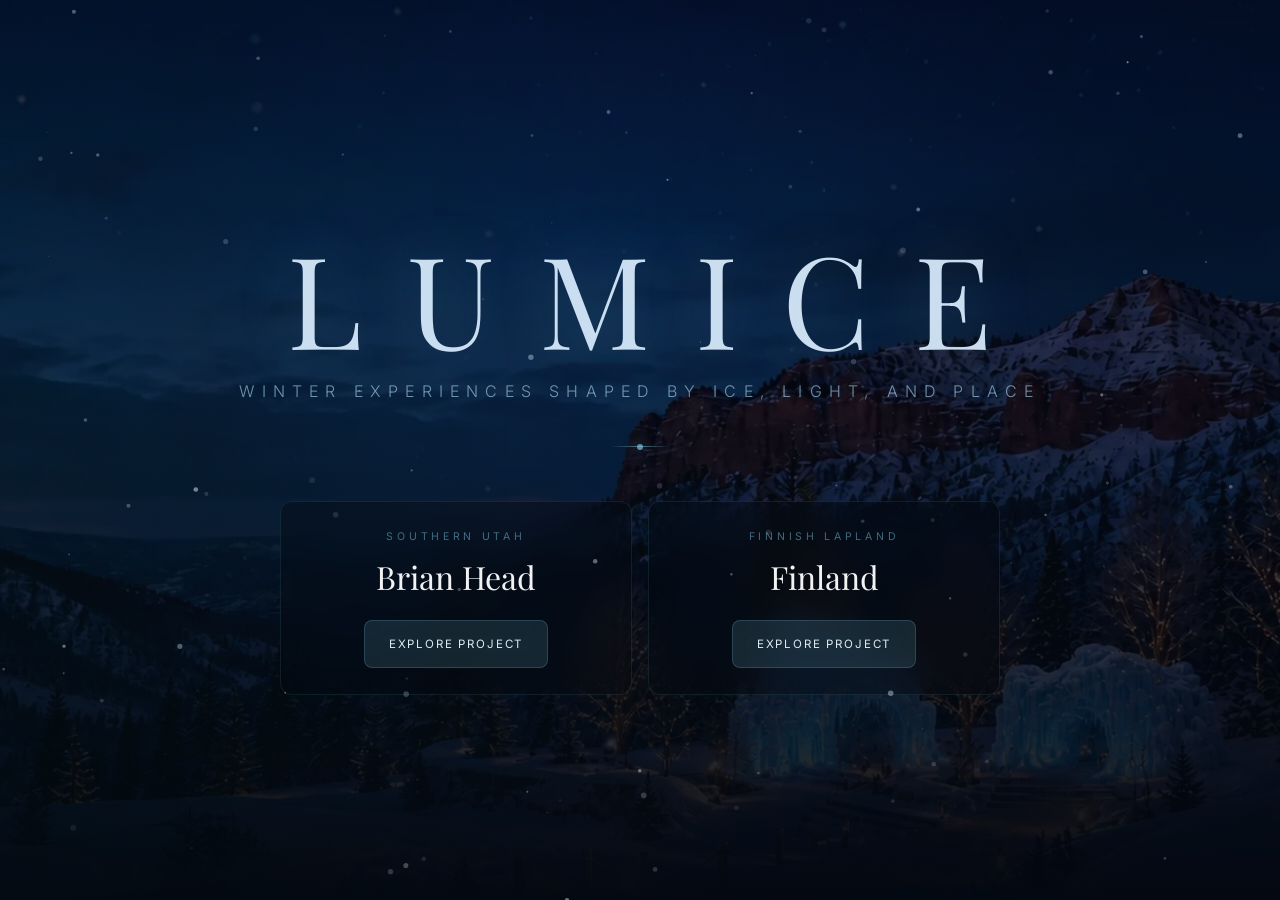
<file: index.html>
<!DOCTYPE html>
<html lang="en">
<head>
  <meta charset="UTF-8">
  <meta name="viewport" content="width=device-width, initial-scale=1.0">
  <title>LUMICE — Winter Experiences</title>
  <meta name="description" content="LUMICE creates seasonal winter experiences shaped by ice, light, and place.">
  <link rel="preconnect" href="https://fonts.googleapis.com">
  <link rel="preconnect" href="https://fonts.gstatic.com" crossorigin>
  <link href="https://fonts.googleapis.com/css2?family=Inter:wght@300;400;500&family=Playfair+Display:ital,wght@0,400;0,500;0,600;1,400&display=swap" rel="stylesheet">
  <link rel="stylesheet" href="assets/site.css">
</head>
<body>
  <div class="aurora" aria-hidden="true"></div>
  <canvas id="snowCanvas" aria-hidden="true"></canvas>

  <main>
    <section class="hero gateway" aria-labelledby="site-title">
      <div class="hero__background-wrap" data-parallax>
        <img class="hero__background" src="assets/brian-head-concept.webp" alt="Concept rendering of a snowy mountain landscape illuminated at twilight">
      </div>
      <div class="hero__content">
        <h1 class="logo" id="site-title">LUMICE</h1>
        <p class="tagline">Winter experiences shaped by ice, light, and place</p>
        <div class="hero-divider" aria-hidden="true"></div>

        <div class="gateway__projects" aria-label="Lumice projects">
          <article class="gateway__project">
            <p class="gateway__location">Southern Utah</p>
            <h2>Brian Head</h2>
            <a class="project-link" href="brian-head/">Explore Project</a>
          </article>
          <article class="gateway__project">
            <p class="gateway__location">Finnish Lapland</p>
            <h2>Finland</h2>
            <a class="project-link" href="fn/">Explore Project</a>
          </article>
        </div>
      </div>
    </section>
  </main>

  <script src="assets/ambient.js"></script>
</body>
</html>
</file>
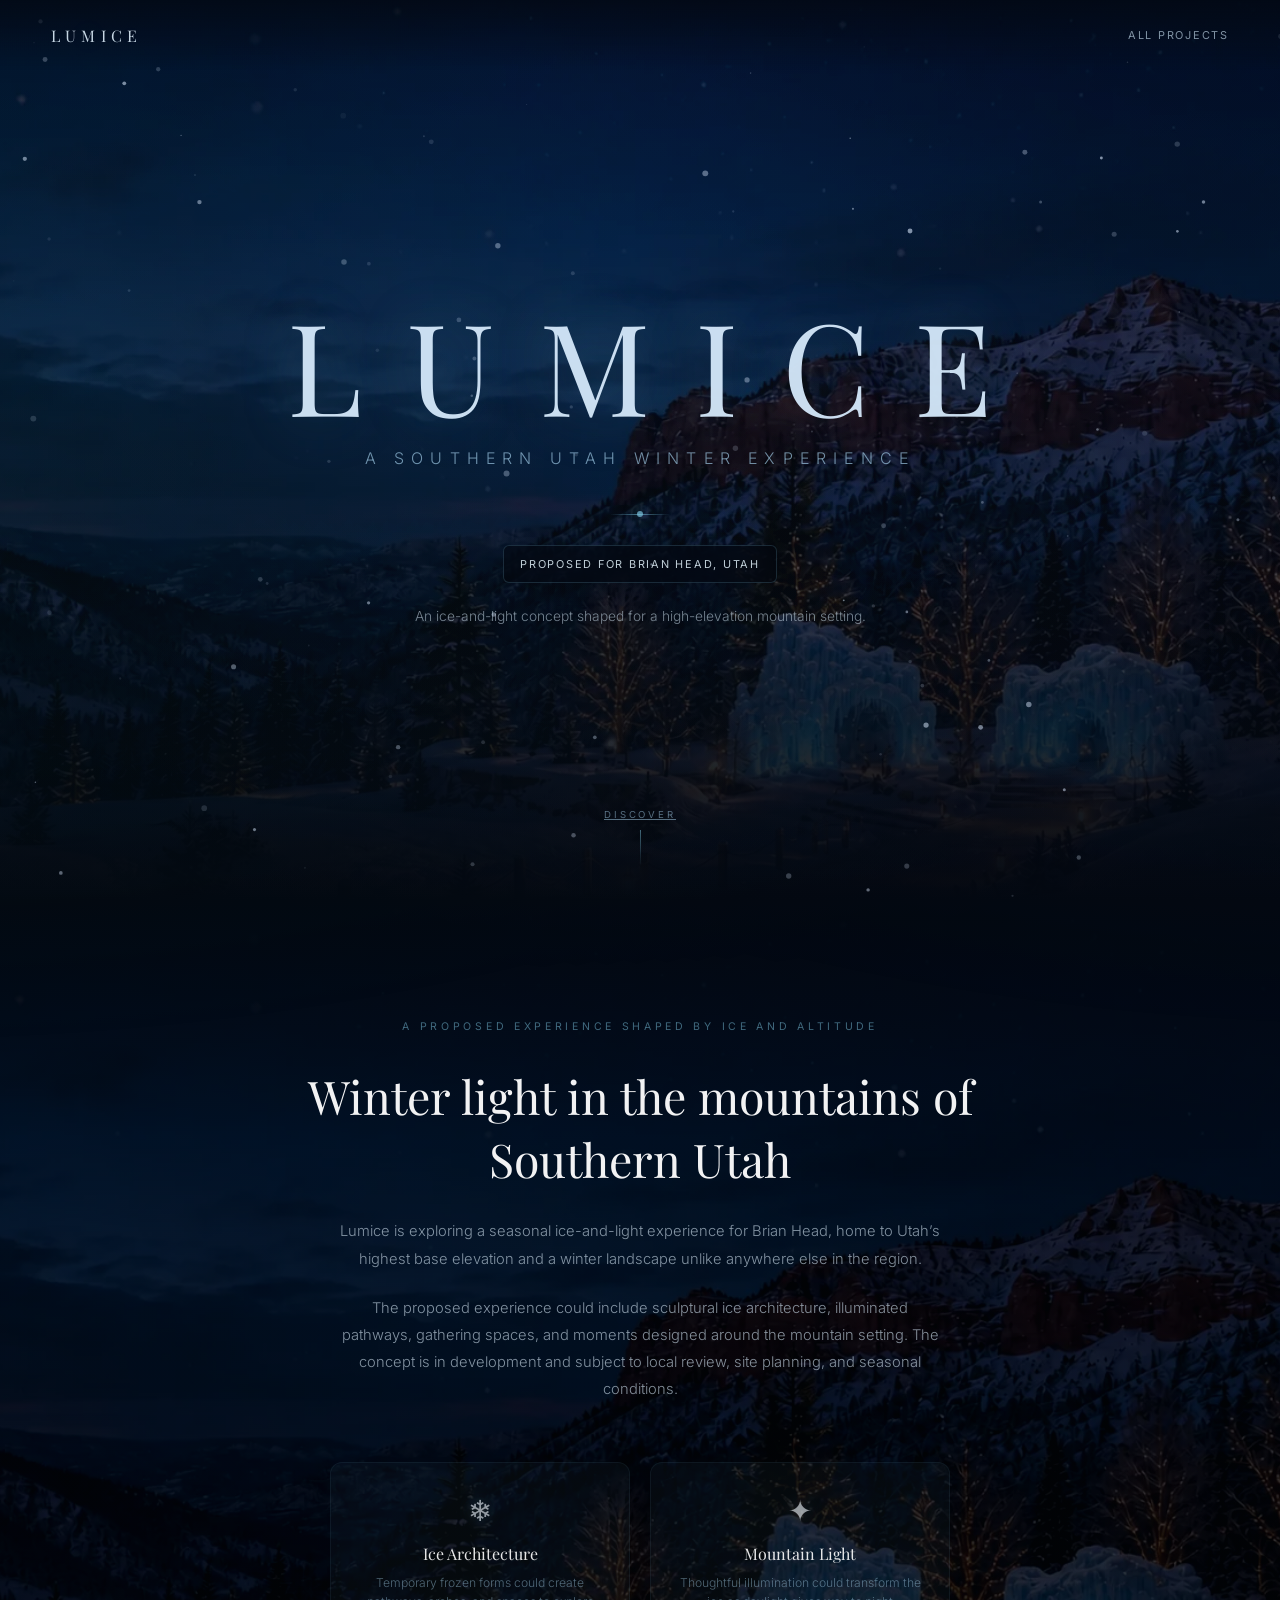
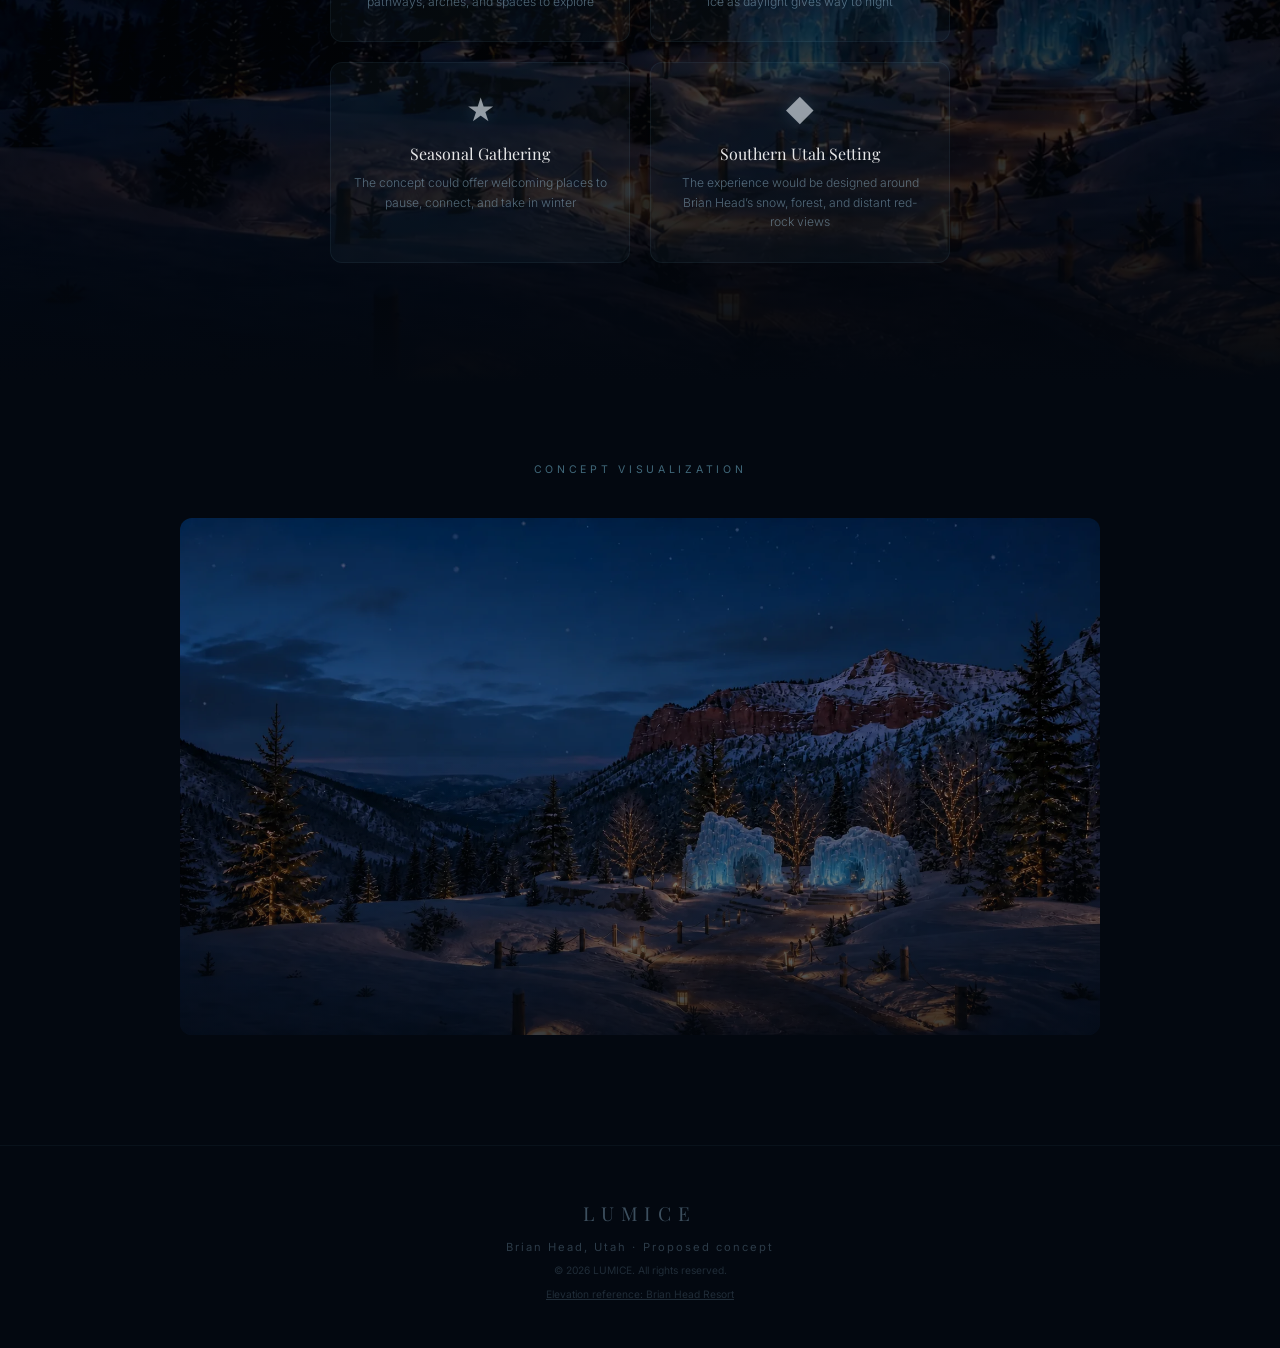
<file: brian-head/index.html>
<!DOCTYPE html>
<html lang="en">
<head>
  <meta charset="UTF-8">
  <meta name="viewport" content="width=device-width, initial-scale=1.0">
  <title>LUMICE Brian Head — Proposed Winter Experience</title>
  <meta name="description" content="A proposed Lumice ice-and-light experience for Brian Head, Utah.">
  <link rel="preconnect" href="https://fonts.googleapis.com">
  <link rel="preconnect" href="https://fonts.gstatic.com" crossorigin>
  <link href="https://fonts.googleapis.com/css2?family=Inter:wght@300;400;500&family=Playfair+Display:ital,wght@0,400;0,500;0,600;1,400&display=swap" rel="stylesheet">
  <link rel="stylesheet" href="../assets/site.css">
</head>
<body>
  <div class="aurora" aria-hidden="true"></div>
  <canvas id="snowCanvas" aria-hidden="true"></canvas>

  <header class="site-header">
    <a class="site-header__brand" href="../" aria-label="Lumice home">LUMICE</a>
    <a class="site-header__home" href="../">All projects</a>
  </header>

  <main>
    <section class="hero" id="hero">
      <div class="hero__background-wrap" data-parallax>
        <img class="hero__background" src="../assets/brian-head-concept.webp" alt="Concept rendering of a proposed illuminated ice experience in the snowy mountains near Brian Head, Utah">
      </div>
      <div class="hero__content">
        <h1 class="logo">LUMICE</h1>
        <p class="tagline">A Southern Utah Winter Experience</p>
        <div class="hero-divider" aria-hidden="true"></div>
        <p class="status">Proposed for Brian Head, Utah</p>
        <p class="hero-note">An ice-and-light concept shaped for a high-elevation mountain setting.</p>
      </div>
      <a class="scroll-cue" href="#about" aria-label="Explore the proposed Brian Head experience">
        <span>Discover</span>
        <span class="scroll-cue__line" aria-hidden="true"></span>
      </a>
    </section>

    <section class="about" id="about">
      <div class="about__background">
        <img src="../assets/brian-head-concept.webp" alt="Concept rendering of illuminated ice architecture against Southern Utah mountains">
      </div>
      <div class="about__content">
        <p class="about__label reveal">A proposed experience shaped by ice and altitude</p>
        <h2 class="about__heading reveal reveal-delay-1">Winter light in the mountains of Southern Utah</h2>
        <p class="about__text reveal reveal-delay-2">Lumice is exploring a seasonal ice-and-light experience for Brian Head, home to Utah’s highest base elevation and a winter landscape unlike anywhere else in the region.</p>
        <p class="about__text reveal reveal-delay-3">The proposed experience could include sculptural ice architecture, illuminated pathways, gathering spaces, and moments designed around the mountain setting. The concept is in development and subject to local review, site planning, and seasonal conditions.</p>

        <div class="features">
          <article class="feature reveal reveal-delay-1">
            <span class="feature__icon" aria-hidden="true">❄</span>
            <h3 class="feature__title">Ice Architecture</h3>
            <p class="feature__description">Temporary frozen forms could create pathways, arches, and spaces to explore</p>
          </article>
          <article class="feature reveal reveal-delay-2">
            <span class="feature__icon" aria-hidden="true">✦</span>
            <h3 class="feature__title">Mountain Light</h3>
            <p class="feature__description">Thoughtful illumination could transform the ice as daylight gives way to night</p>
          </article>
          <article class="feature reveal reveal-delay-3">
            <span class="feature__icon" aria-hidden="true">★</span>
            <h3 class="feature__title">Seasonal Gathering</h3>
            <p class="feature__description">The concept could offer welcoming places to pause, connect, and take in winter</p>
          </article>
          <article class="feature reveal reveal-delay-4">
            <span class="feature__icon" aria-hidden="true">◆</span>
            <h3 class="feature__title">Southern Utah Setting</h3>
            <p class="feature__description">The experience would be designed around Brian Head’s snow, forest, and distant red-rock views</p>
          </article>
        </div>
      </div>
    </section>

    <section class="gallery" aria-labelledby="concept-title">
      <p class="section-label reveal" id="concept-title">Concept Visualization</p>
      <div class="gallery__row">
        <figure class="gallery__item gallery__item--wide reveal reveal-delay-1">
          <img src="../assets/brian-head-concept.webp" alt="Concept rendering showing how a temporary Lumice experience could sit within Brian Head’s winter landscape">
        </figure>
      </div>
    </section>
  </main>

  <footer class="footer">
    <p class="footer__logo">LUMICE</p>
    <p class="footer__location">Brian Head, Utah · Proposed concept</p>
    <p class="footer__copy">&copy; 2026 LUMICE. All rights reserved.</p>
    <a class="footer__source" href="https://www.brianhead.com/about-us-brian-head-resort/">Elevation reference: Brian Head Resort</a>
  </footer>

  <script src="../assets/ambient.js"></script>
</body>
</html>
</file>
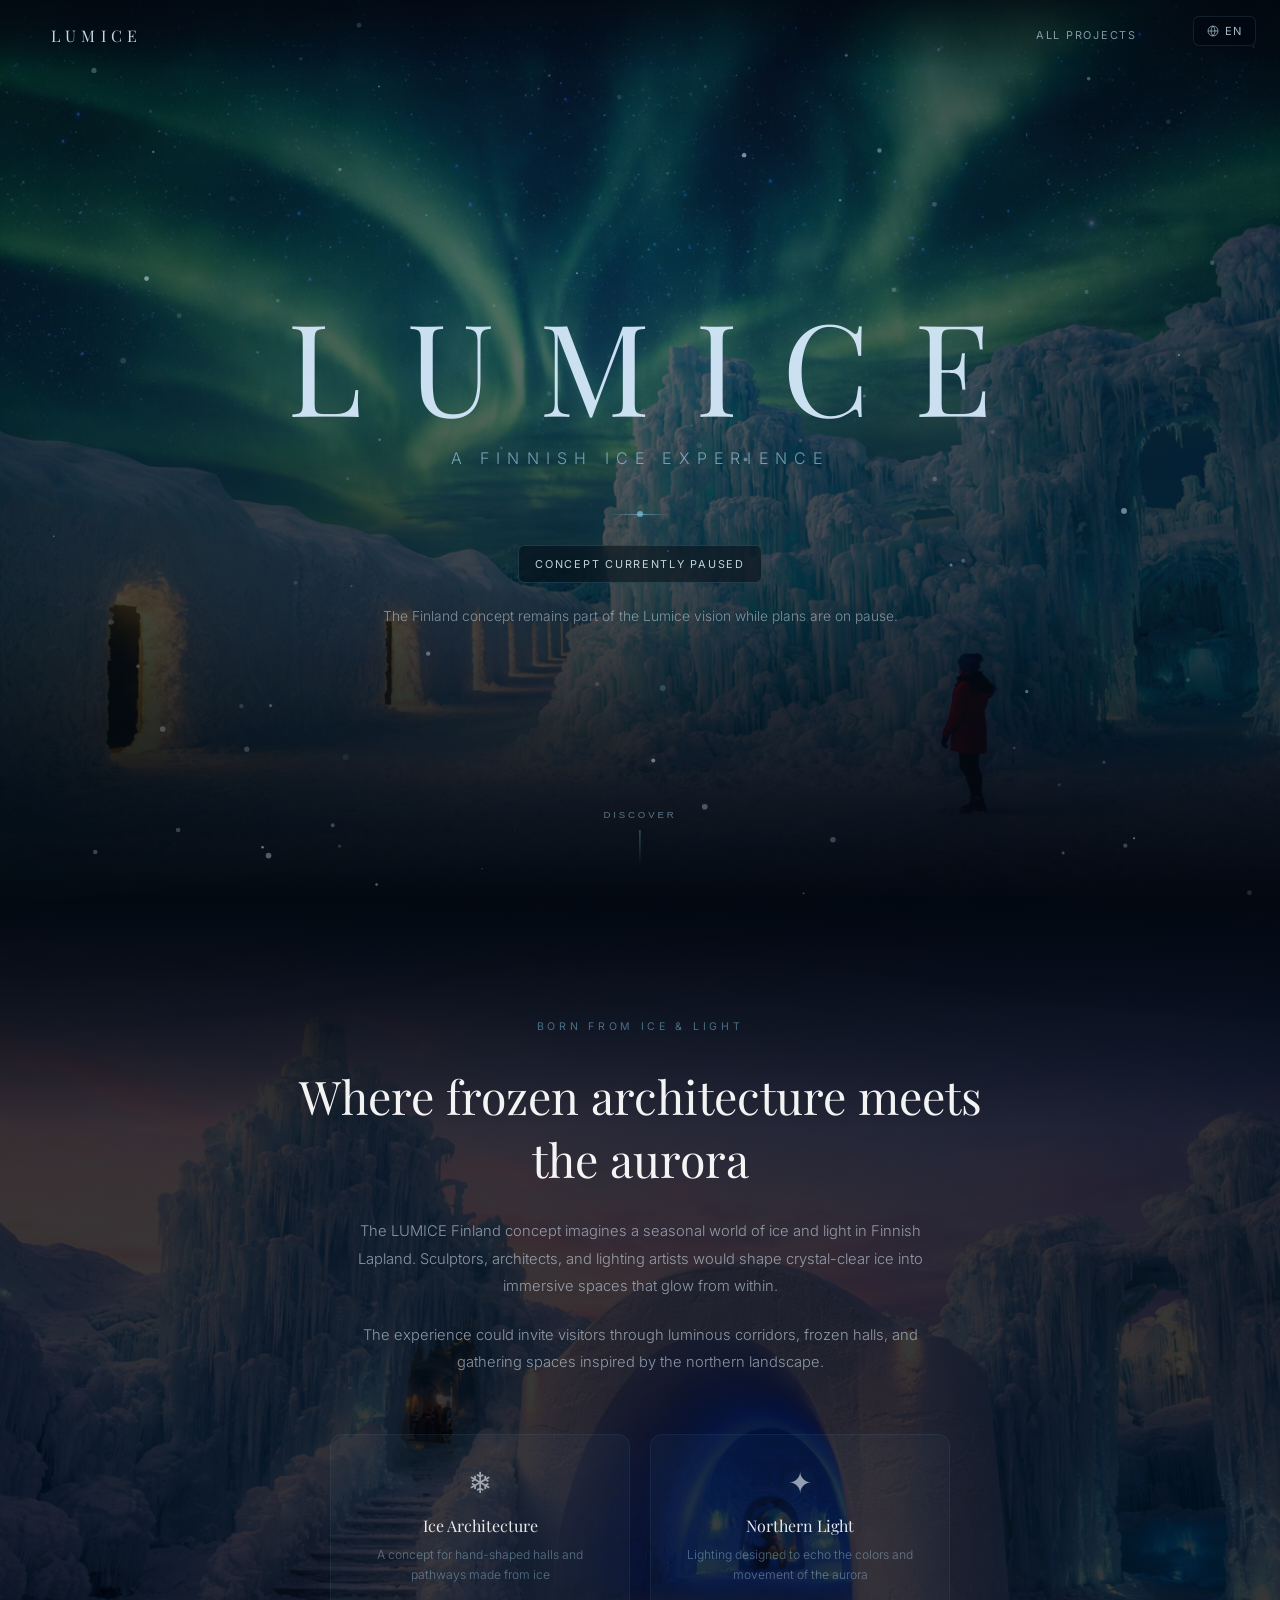
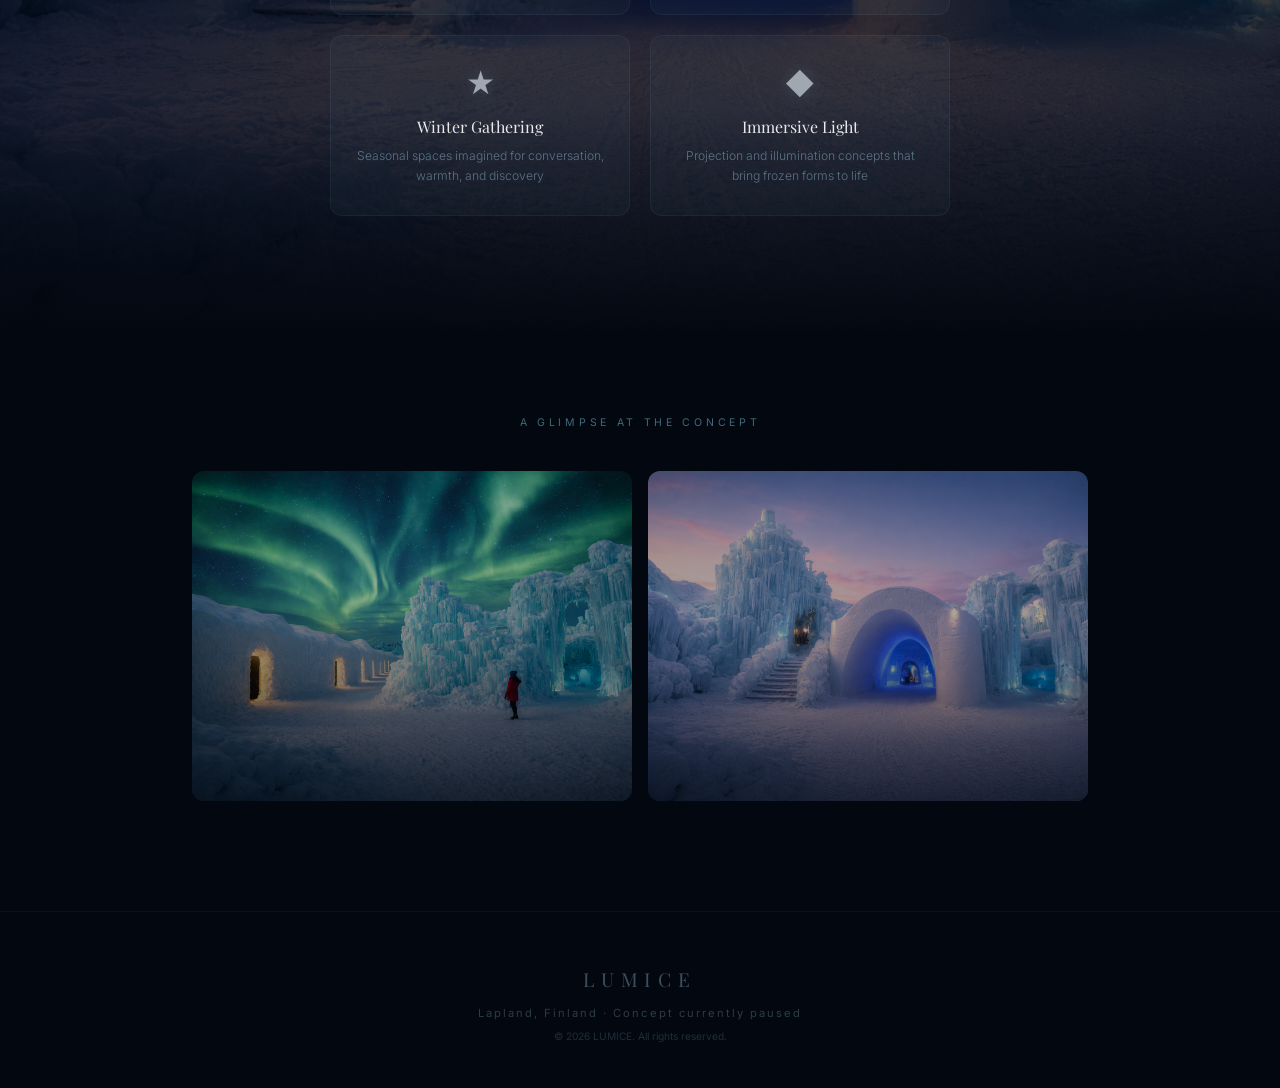
<file: fn/index.html>
<!DOCTYPE html>
<html lang="en">
<head>
  <meta charset="UTF-8">
  <meta name="viewport" content="width=device-width, initial-scale=1.0">
  <title>LUMICE Finland — Ice Experience Concept</title>
  <meta name="description" content="LUMICE Finland — a paused concept for a seasonal Finnish ice experience.">
  <link rel="preconnect" href="https://fonts.googleapis.com">
  <link rel="preconnect" href="https://fonts.gstatic.com" crossorigin>
  <link href="https://fonts.googleapis.com/css2?family=Inter:wght@300;400;500&family=Playfair+Display:ital,wght@0,400;0,500;0,600;1,400&display=swap" rel="stylesheet">
  <link rel="stylesheet" href="../assets/site.css">
</head>
<body class="page-finland">
  <div class="aurora" aria-hidden="true"></div>
  <canvas id="snowCanvas" aria-hidden="true"></canvas>

  <header class="site-header">
    <a class="site-header__brand" href="../" aria-label="Lumice home">LUMICE</a>
    <a class="site-header__home" href="../">All projects</a>
  </header>

  <div class="lang-dropdown" id="langDropdown">
    <button class="lang-toggle" id="langToggle" type="button" aria-haspopup="true" aria-expanded="false">
      <svg viewBox="0 0 24 24" fill="none" stroke="currentColor" stroke-width="1.5" aria-hidden="true"><circle cx="12" cy="12" r="10"/><path d="M2 12h20M12 2a15.3 15.3 0 0 1 4 10 15.3 15.3 0 0 1-4 10 15.3 15.3 0 0 1-4-10A15.3 15.3 0 0 1 12 2z"/></svg>
      <span id="langCurrent">EN</span>
    </button>
    <div class="lang-menu" id="langMenu" role="menu">
      <button data-lang="en" class="active" type="button" role="menuitem">English <span class="lang-native">EN</span></button>
      <button data-lang="fi" type="button" role="menuitem">Suomi <span class="lang-native">FI</span></button>
      <button data-lang="sv" type="button" role="menuitem">Svenska <span class="lang-native">SV</span></button>
      <button data-lang="de" type="button" role="menuitem">Deutsch <span class="lang-native">DE</span></button>
      <button data-lang="fr" type="button" role="menuitem">Français <span class="lang-native">FR</span></button>
      <button data-lang="ja" type="button" role="menuitem">日本語 <span class="lang-native">JA</span></button>
      <button data-lang="zh" type="button" role="menuitem">中文 <span class="lang-native">ZH</span></button>
      <button data-lang="ru" type="button" role="menuitem">Русский <span class="lang-native">RU</span></button>
    </div>
  </div>

  <main>
    <section class="hero" id="hero">
      <div class="hero__background-wrap" data-parallax>
        <img class="hero__background" src="../IMG_1055.PNG" alt="Concept rendering of luminous ice structures beneath the northern lights in Finland">
      </div>
      <div class="hero__content">
        <h1 class="logo">LUMICE</h1>
        <p class="tagline" data-i18n="tagline">A Finnish Ice Experience</p>
        <div class="hero-divider" aria-hidden="true"></div>
        <p class="status" data-i18n="status">Concept currently paused</p>
        <p class="hero-note" data-i18n="heroNote">The Finland concept remains part of the Lumice vision while plans are on pause.</p>
      </div>
      <button class="scroll-cue" type="button" data-scroll-target="about" aria-label="Scroll to the Finland concept overview">
        <span data-i18n="discover">Discover</span>
        <span class="scroll-cue__line" aria-hidden="true"></span>
      </button>
    </section>

    <section class="about" id="about">
      <div class="about__background">
        <img src="../IMG_1054.PNG" alt="Concept rendering of illuminated ice architecture at twilight">
      </div>
      <div class="about__content">
        <p class="about__label reveal" data-i18n="label">Born from Ice &amp; Light</p>
        <h2 class="about__heading reveal reveal-delay-1" data-i18n="heading">Where frozen architecture meets the aurora</h2>
        <p class="about__text reveal reveal-delay-2" data-i18n="text1">The LUMICE Finland concept imagines a seasonal world of ice and light in Finnish Lapland. Sculptors, architects, and lighting artists would shape crystal-clear ice into immersive spaces that glow from within.</p>
        <p class="about__text reveal reveal-delay-3" data-i18n="text2">The experience could invite visitors through luminous corridors, frozen halls, and gathering spaces inspired by the northern landscape.</p>

        <div class="features">
          <article class="feature reveal reveal-delay-1">
            <span class="feature__icon" aria-hidden="true">❄</span>
            <h3 class="feature__title" data-i18n="feat1Title">Ice Architecture</h3>
            <p class="feature__description" data-i18n="feat1Desc">A concept for hand-shaped halls and pathways made from ice</p>
          </article>
          <article class="feature reveal reveal-delay-2">
            <span class="feature__icon" aria-hidden="true">✦</span>
            <h3 class="feature__title" data-i18n="feat2Title">Northern Light</h3>
            <p class="feature__description" data-i18n="feat2Desc">Lighting designed to echo the colors and movement of the aurora</p>
          </article>
          <article class="feature reveal reveal-delay-3">
            <span class="feature__icon" aria-hidden="true">★</span>
            <h3 class="feature__title" data-i18n="feat3Title">Winter Gathering</h3>
            <p class="feature__description" data-i18n="feat3Desc">Seasonal spaces imagined for conversation, warmth, and discovery</p>
          </article>
          <article class="feature reveal reveal-delay-4">
            <span class="feature__icon" aria-hidden="true">◆</span>
            <h3 class="feature__title" data-i18n="feat4Title">Immersive Light</h3>
            <p class="feature__description" data-i18n="feat4Desc">Projection and illumination concepts that bring frozen forms to life</p>
          </article>
        </div>
      </div>
    </section>

    <section class="gallery" aria-labelledby="gallery-title">
      <p class="section-label reveal" id="gallery-title" data-i18n="gallery">A Glimpse at the Concept</p>
      <div class="gallery__row">
        <figure class="gallery__item reveal reveal-delay-1">
          <img src="../IMG_1055.PNG" alt="Concept rendering of ice structures under the aurora">
        </figure>
        <figure class="gallery__item reveal reveal-delay-2">
          <img src="../IMG_1054.PNG" alt="Concept rendering of an illuminated frozen archway">
        </figure>
      </div>
    </section>
  </main>

  <footer class="footer">
    <p class="footer__logo">LUMICE</p>
    <p class="footer__location" data-i18n="location">Lapland, Finland · Concept currently paused</p>
    <p class="footer__copy">&copy; 2026 LUMICE. All rights reserved.</p>
  </footer>

  <script src="../assets/ambient.js"></script>
  <script src="finland.js"></script>
</body>
</html>
</file>
<file: assets/site.css>
:root {
  --night: #030810;
  --night-soft: #08101c;
  --ice: #7ec8e3;
  --text: #e0e8f0;
  --muted: rgba(168, 212, 240, 0.58);
  --faint: rgba(168, 212, 240, 0.3);
  --line: rgba(126, 200, 227, 0.12);
  --glass: rgba(3, 8, 16, 0.56);
  --display: "Playfair Display", serif;
  --body: "Inter", sans-serif;
}

*,
*::before,
*::after {
  box-sizing: border-box;
  margin: 0;
  padding: 0;
}

html {
  scroll-behavior: smooth;
}

body {
  min-height: 100vh;
  overflow-x: hidden;
  background: var(--night);
  color: var(--text);
  font-family: var(--body);
}

a {
  color: inherit;
}

:focus-visible {
  outline: 2px solid var(--ice);
  outline-offset: 4px;
}

#snowCanvas {
  position: fixed;
  inset: 0;
  z-index: 10;
  pointer-events: none;
}

.aurora {
  position: fixed;
  top: -50%;
  left: -50%;
  width: 200%;
  height: 200%;
  z-index: 1;
  pointer-events: none;
  opacity: 0.12;
  background:
    radial-gradient(ellipse at 20% 50%, rgba(72, 209, 204, 0.4) 0%, transparent 50%),
    radial-gradient(ellipse at 80% 50%, rgba(100, 149, 237, 0.3) 0%, transparent 50%),
    radial-gradient(ellipse at 50% 30%, rgba(138, 43, 226, 0.2) 0%, transparent 50%);
  animation: auroraShift 20s ease-in-out infinite alternate;
}

@keyframes auroraShift {
  0% { transform: translate(0, 0) rotate(0deg) scale(1); }
  50% { transform: translate(4%, -3%) rotate(2deg) scale(1.04); }
  100% { transform: translate(-2%, 3%) rotate(-1deg) scale(0.99); }
}

.site-header {
  position: fixed;
  top: 0;
  left: 0;
  right: 0;
  z-index: 100;
  display: flex;
  align-items: center;
  justify-content: space-between;
  padding: 20px clamp(20px, 4vw, 56px);
  background: linear-gradient(to bottom, rgba(3, 8, 16, 0.7), transparent);
}

.site-header__brand {
  color: rgba(220, 236, 248, 0.9);
  font-family: var(--display);
  font-size: 1rem;
  letter-spacing: 0.32em;
  text-decoration: none;
  text-shadow: 0 0 30px rgba(126, 200, 227, 0.2);
}

.site-header__home {
  padding: 8px 0;
  color: rgba(196, 220, 236, 0.65);
  font-size: 0.68rem;
  letter-spacing: 0.16em;
  text-decoration: none;
  text-transform: uppercase;
  transition: color 0.3s;
}

.site-header__home:hover {
  color: #fff;
}

.hero {
  position: relative;
  min-height: 100vh;
  min-height: 100svh;
  display: grid;
  place-items: center;
  overflow: hidden;
  text-align: center;
}

.hero__background-wrap {
  position: absolute;
  inset: 0;
  z-index: 0;
  will-change: transform;
}

.hero__background {
  width: 100%;
  height: 120%;
  object-fit: cover;
  object-position: center 45%;
  filter: brightness(0.5) saturate(1.2) contrast(1.05);
}

.hero__background-wrap::after {
  content: "";
  position: absolute;
  inset: 0;
  background:
    radial-gradient(ellipse at center 30%, transparent 0%, rgba(3, 8, 16, 0.3) 52%),
    linear-gradient(to bottom, rgba(3, 8, 16, 0.18), rgba(3, 8, 16, 0.06) 32%, rgba(3, 8, 16, 0.22) 65%, var(--night) 100%);
}

.hero__content {
  position: relative;
  z-index: 5;
  width: min(900px, calc(100% - 40px));
  padding: 100px 0 72px;
}

.logo {
  padding-left: 0.35em;
  color: rgba(210, 230, 248, 0.96);
  font-family: var(--display);
  font-size: clamp(3.5rem, 10vw, 8rem);
  font-weight: 400;
  letter-spacing: 0.35em;
  line-height: 1;
  text-shadow: 0 0 60px rgba(126, 200, 227, 0.25), 0 0 120px rgba(126, 200, 227, 0.1);
}

.tagline {
  margin-top: 18px;
  color: rgba(168, 212, 240, 0.65);
  font-size: clamp(0.72rem, 2vw, 1rem);
  font-weight: 300;
  letter-spacing: 0.45em;
  line-height: 1.6;
  text-transform: uppercase;
}

.hero-divider {
  position: relative;
  width: 60px;
  height: 1px;
  margin: 42px auto 30px;
  background: linear-gradient(90deg, transparent, rgba(126, 200, 227, 0.55), transparent);
}

.hero-divider::after {
  content: "";
  position: absolute;
  top: -2.5px;
  left: 50%;
  width: 6px;
  height: 6px;
  border-radius: 50%;
  background: rgba(126, 200, 227, 0.7);
  box-shadow: 0 0 14px rgba(126, 200, 227, 0.55);
  transform: translateX(-50%);
}

.status {
  display: inline-flex;
  align-items: center;
  justify-content: center;
  min-height: 38px;
  padding: 0 16px;
  border: 1px solid rgba(126, 200, 227, 0.18);
  border-radius: 6px;
  background: rgba(3, 8, 16, 0.48);
  color: rgba(224, 240, 248, 0.86);
  font-size: 0.68rem;
  letter-spacing: 0.16em;
  text-transform: uppercase;
  backdrop-filter: blur(16px);
  -webkit-backdrop-filter: blur(16px);
}

.hero-note {
  max-width: 590px;
  margin: 22px auto 0;
  color: rgba(200, 218, 232, 0.58);
  font-size: 0.86rem;
  font-weight: 300;
  line-height: 1.7;
}

.scroll-cue {
  position: absolute;
  bottom: 34px;
  left: 50%;
  z-index: 5;
  display: flex;
  flex-direction: column;
  align-items: center;
  gap: 10px;
  padding: 0;
  border: 0;
  background: none;
  color: rgba(168, 212, 240, 0.5);
  cursor: pointer;
  transform: translateX(-50%);
}

.scroll-cue span {
  font-size: 0.6rem;
  letter-spacing: 0.3em;
  text-transform: uppercase;
}

.scroll-cue__line {
  width: 1px;
  height: 36px;
  background: linear-gradient(to bottom, rgba(126, 200, 227, 0.5), transparent);
}

.project-link {
  display: inline-flex;
  align-items: center;
  justify-content: center;
  min-height: 48px;
  padding: 0 24px;
  border: 1px solid rgba(126, 200, 227, 0.2);
  border-radius: 8px;
  background: rgba(126, 200, 227, 0.15);
  color: rgba(230, 244, 252, 0.96);
  font-size: 0.72rem;
  letter-spacing: 0.16em;
  text-decoration: none;
  text-transform: uppercase;
  backdrop-filter: blur(16px);
  -webkit-backdrop-filter: blur(16px);
  transition: background 0.3s, border-color 0.3s, transform 0.3s;
}

.project-link:hover {
  border-color: rgba(126, 200, 227, 0.42);
  background: rgba(126, 200, 227, 0.26);
  transform: translateY(-2px);
}

.gateway__projects {
  display: grid;
  grid-template-columns: repeat(2, minmax(0, 1fr));
  gap: 16px;
  width: min(720px, 100%);
  margin: 54px auto 0;
}

.gateway__project {
  padding: 28px 24px 26px;
  border: 1px solid rgba(126, 200, 227, 0.1);
  border-radius: 12px;
  background: rgba(3, 8, 16, 0.38);
  backdrop-filter: blur(16px);
  -webkit-backdrop-filter: blur(16px);
}

.gateway__location,
.about__label,
.section-label {
  color: rgba(126, 200, 227, 0.5);
  font-size: 0.66rem;
  letter-spacing: 0.35em;
  text-transform: uppercase;
}

.gateway__project h2 {
  margin: 12px 0 22px;
  color: rgba(255, 255, 255, 0.95);
  font-family: var(--display);
  font-size: clamp(1.45rem, 3vw, 2rem);
  font-weight: 400;
}

.about {
  position: relative;
  min-height: 100vh;
  display: grid;
  place-items: center;
  overflow: hidden;
}

.about__background {
  position: absolute;
  inset: 0;
  z-index: 0;
}

.about__background img {
  width: 100%;
  height: 100%;
  object-fit: cover;
  filter: brightness(0.32) saturate(1.25) contrast(1.05);
}

.about__background::after {
  content: "";
  position: absolute;
  inset: 0;
  background: linear-gradient(to bottom, var(--night), rgba(3, 8, 16, 0.3) 22%, rgba(3, 8, 16, 0.35) 78%, var(--night));
}

.about__content {
  position: relative;
  z-index: 2;
  width: min(720px, calc(100% - 40px));
  padding: 120px 0;
  text-align: center;
}

.about__heading {
  margin: 32px 0 28px;
  color: rgba(255, 255, 255, 0.95);
  font-family: var(--display);
  font-size: clamp(1.9rem, 4.5vw, 2.9rem);
  font-weight: 400;
  line-height: 1.35;
}

.about__text {
  max-width: 600px;
  margin: 0 auto 22px;
  color: rgba(200, 216, 230, 0.65);
  font-size: 0.92rem;
  font-weight: 300;
  line-height: 1.85;
}

.features {
  display: grid;
  grid-template-columns: repeat(2, minmax(0, 1fr));
  gap: 20px;
  max-width: 620px;
  margin: 58px auto 0;
}

.feature {
  padding: 30px 22px;
  border: 1px solid rgba(126, 200, 227, 0.07);
  border-radius: 12px;
  background: rgba(126, 200, 227, 0.04);
  transition: border-color 0.4s, transform 0.4s;
}

.feature:hover {
  border-color: rgba(126, 200, 227, 0.16);
  transform: translateY(-3px);
}

.feature__icon {
  display: block;
  margin-bottom: 15px;
  font-size: 1.8rem;
  opacity: 0.65;
  filter: drop-shadow(0 0 8px rgba(126, 200, 227, 0.3));
}

.feature__title {
  margin-bottom: 9px;
  color: rgba(255, 255, 255, 0.9);
  font-family: var(--display);
  font-size: 1rem;
  font-weight: 400;
}

.feature__description {
  color: rgba(168, 212, 240, 0.45);
  font-size: 0.76rem;
  font-weight: 300;
  line-height: 1.6;
}

.gallery {
  position: relative;
  z-index: 2;
  padding: 80px 24px 110px;
  background: var(--night);
  text-align: center;
}

.gallery__row {
  display: flex;
  justify-content: center;
  gap: 16px;
  max-width: 920px;
  margin: 42px auto 0;
}

.gallery__item {
  position: relative;
  flex: 1;
  max-width: 440px;
  overflow: hidden;
  aspect-ratio: 4 / 3;
  border-radius: 12px;
}

.gallery__item--wide {
  width: 100%;
  max-width: 920px;
  aspect-ratio: 16 / 9;
}

.gallery__item::after {
  content: "";
  position: absolute;
  inset: 0;
  background: linear-gradient(to top, rgba(3, 8, 16, 0.65), transparent 55%);
}

.gallery__item img {
  width: 100%;
  height: 100%;
  object-fit: cover;
  filter: brightness(0.65) saturate(1.1);
  transition: filter 0.6s, transform 0.6s;
}

.gallery__item:hover img {
  filter: brightness(0.78) saturate(1.2);
  transform: scale(1.04);
}

.footer {
  position: relative;
  z-index: 2;
  padding: 54px 24px 46px;
  border-top: 1px solid rgba(126, 200, 227, 0.05);
  background: var(--night);
  text-align: center;
}

.footer__logo {
  margin-bottom: 14px;
  color: rgba(168, 212, 240, 0.35);
  font-family: var(--display);
  font-size: 1.2rem;
  letter-spacing: 0.35em;
}

.footer__location {
  margin-bottom: 10px;
  color: rgba(168, 212, 240, 0.25);
  font-size: 0.7rem;
  letter-spacing: 0.18em;
}

.footer__copy,
.footer__source {
  color: rgba(168, 212, 240, 0.18);
  font-size: 0.64rem;
}

.footer__source {
  display: inline-block;
  margin-top: 12px;
}

.reveal {
  opacity: 0;
  transform: translateY(36px);
  transition: opacity 0.8s cubic-bezier(0.4, 0, 0.2, 1), transform 0.8s cubic-bezier(0.4, 0, 0.2, 1);
}

.reveal.visible {
  opacity: 1;
  transform: translateY(0);
}

.reveal-delay-1 { transition-delay: 0.1s; }
.reveal-delay-2 { transition-delay: 0.2s; }
.reveal-delay-3 { transition-delay: 0.3s; }
.reveal-delay-4 { transition-delay: 0.4s; }

.lang-dropdown {
  position: fixed;
  top: 16px;
  right: 24px;
  z-index: 200;
}

.lang-toggle {
  display: flex;
  align-items: center;
  gap: 6px;
  padding: 7px 13px;
  border: 1px solid rgba(126, 200, 227, 0.12);
  border-radius: 6px;
  background: rgba(3, 8, 16, 0.56);
  color: rgba(200, 220, 240, 0.82);
  font: 0.7rem var(--body);
  letter-spacing: 0.08em;
  text-transform: uppercase;
  cursor: pointer;
  backdrop-filter: blur(18px);
}

.lang-toggle svg {
  width: 12px;
  height: 12px;
}

.lang-menu {
  position: absolute;
  top: calc(100% + 6px);
  right: 0;
  min-width: 145px;
  padding: 6px;
  border: 1px solid rgba(126, 200, 227, 0.12);
  border-radius: 8px;
  visibility: hidden;
  opacity: 0;
  background: rgba(8, 14, 28, 0.94);
  box-shadow: 0 12px 40px rgba(0, 0, 0, 0.5);
  transform: translateY(-8px);
  transition: opacity 0.25s, transform 0.25s, visibility 0.25s;
  backdrop-filter: blur(24px);
}

.lang-dropdown.open .lang-menu {
  visibility: visible;
  opacity: 1;
  transform: translateY(0);
}

.lang-menu button {
  display: flex;
  width: 100%;
  padding: 8px 11px;
  border: 0;
  border-radius: 5px;
  background: none;
  color: rgba(168, 212, 240, 0.58);
  font: 0.72rem var(--body);
  cursor: pointer;
}

.lang-menu button:hover,
.lang-menu button.active {
  background: rgba(126, 200, 227, 0.1);
  color: #fff;
}

.lang-native {
  margin-left: auto;
  opacity: 0.42;
}

.page-finland .site-header__home {
  margin-right: 92px;
}

@media (max-width: 640px) {
  .site-header {
    padding: 18px 20px;
  }

  .site-header__brand {
    font-size: 0.86rem;
  }

  .logo {
    padding-left: 0.22em;
    font-size: clamp(3rem, 17vw, 5rem);
    letter-spacing: 0.22em;
  }

  .tagline {
    letter-spacing: 0.28em;
  }

  .gateway__projects,
  .features {
    grid-template-columns: 1fr;
  }

  .gateway__projects {
    margin-top: 38px;
  }

  .about__content {
    padding: 100px 0;
  }

  .gallery__row {
    flex-direction: column;
    align-items: center;
  }

  .gallery__item {
    width: 100%;
  }

  .lang-dropdown {
    right: 16px;
  }

  .page-finland .site-header__home {
    display: none;
  }
}

@media (prefers-reduced-motion: reduce) {
  html {
    scroll-behavior: auto;
  }

  .aurora,
  #snowCanvas {
    display: none;
  }

  .reveal {
    opacity: 1;
    transform: none;
    transition: none;
  }

  *,
  *::before,
  *::after {
    animation-duration: 0.01ms !important;
    animation-iteration-count: 1 !important;
  }
}
</file>
